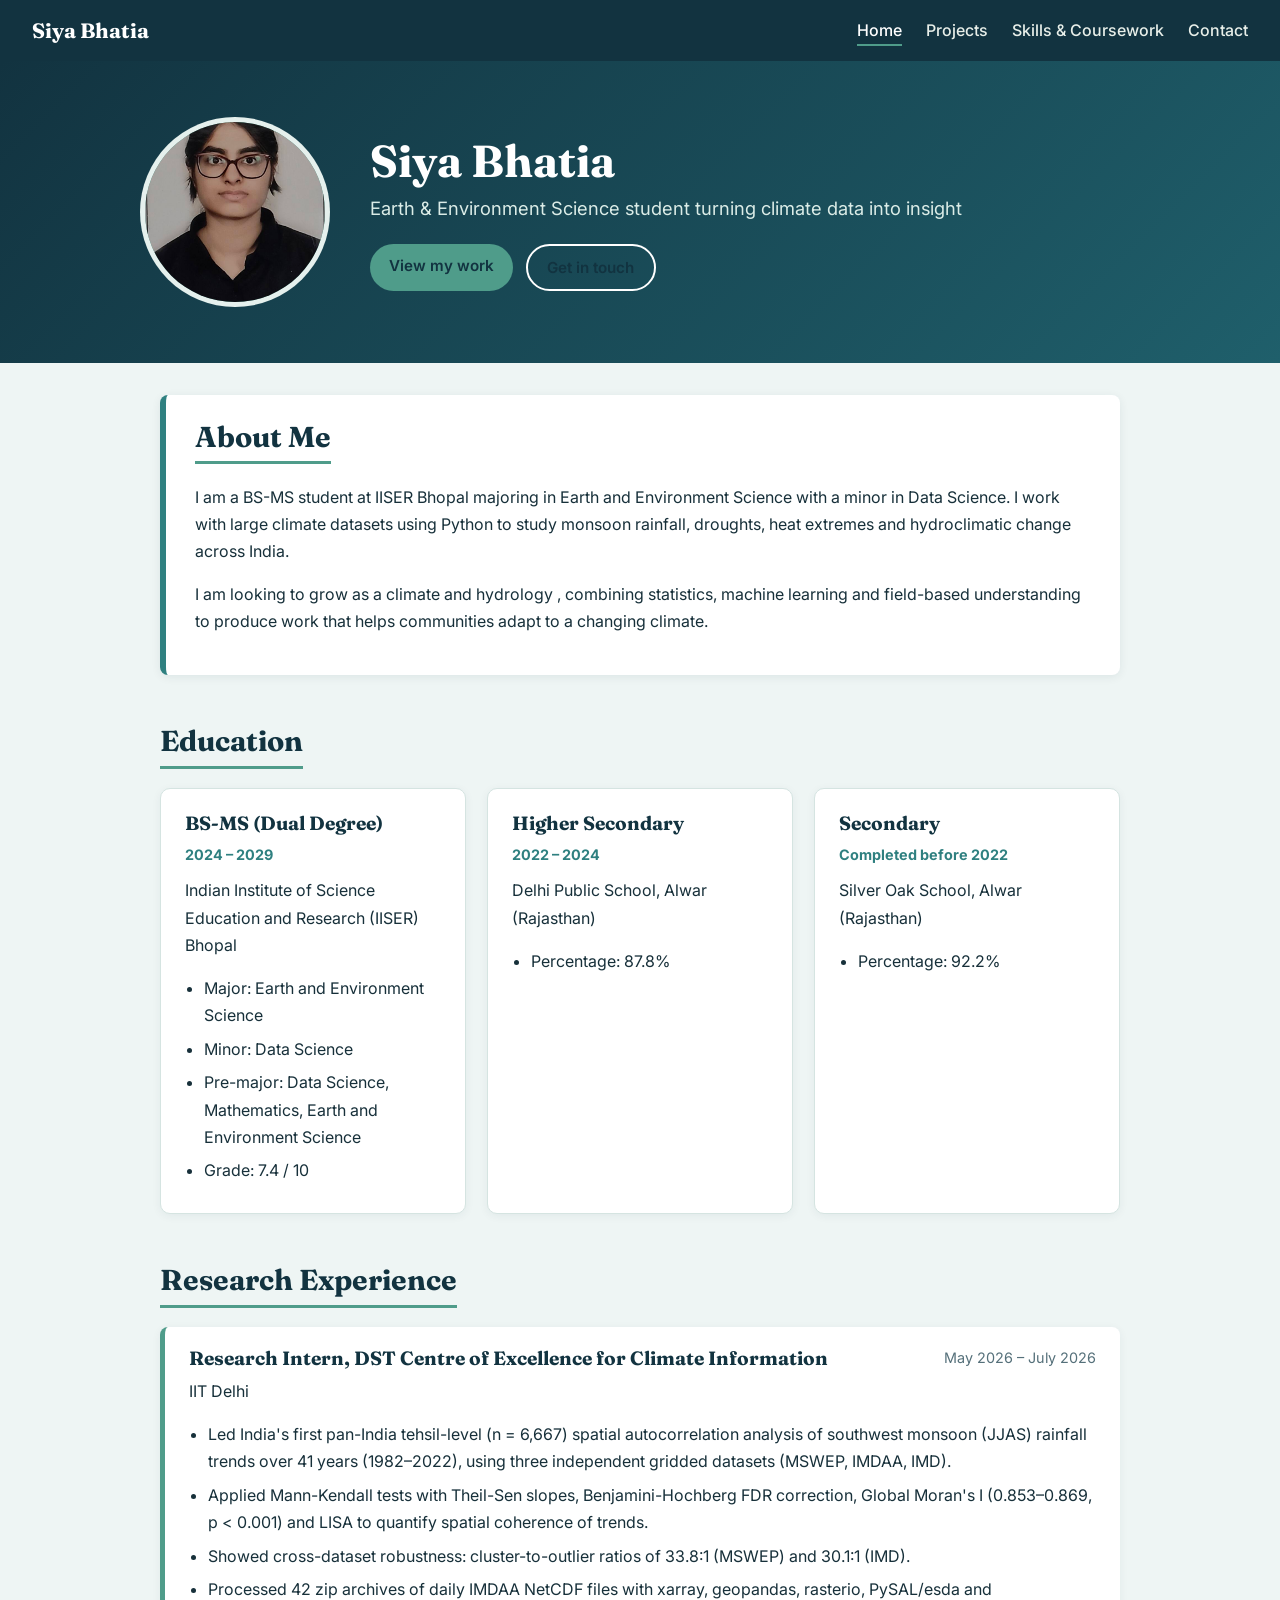
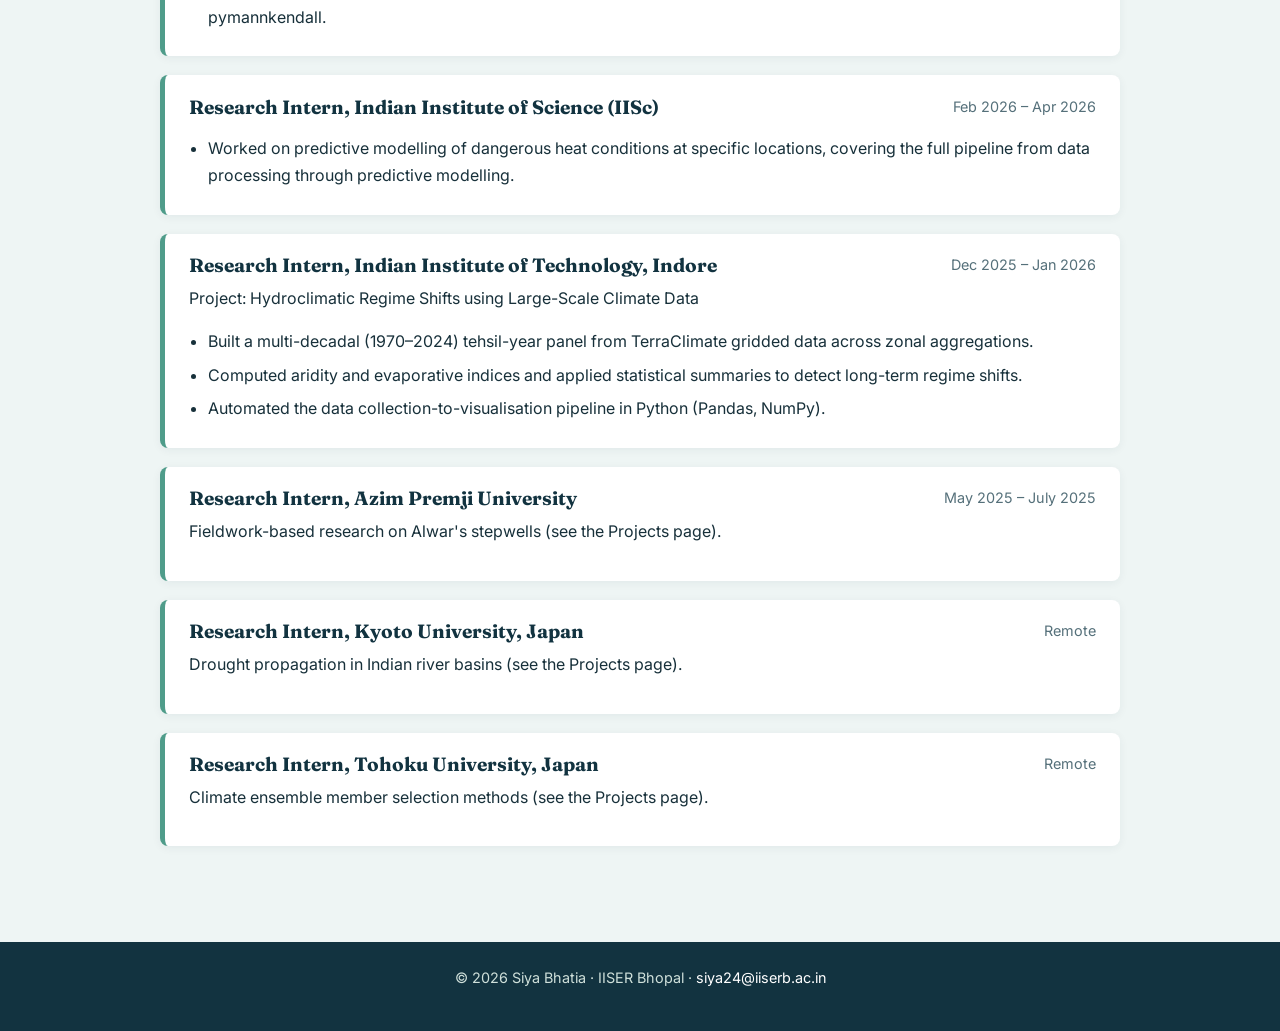
<file: index.html>
<!DOCTYPE html>
<html lang="en">
<head>
  <meta charset="UTF-8">
  <meta name="viewport" content="width=device-width, initial-scale=1.0">
  <meta name="description" content="Resume of Siya Bhatia, Earth and Environment Science student at IISER Bhopal.">
  <title>Siya Bhatia | Resume</title>
  <link rel="preconnect" href="https://fonts.googleapis.com">
  <link rel="preconnect" href="https://fonts.gstatic.com" crossorigin>
  <link href="https://fonts.googleapis.com/css2?family=Fraunces:wght@600;700&family=Inter:wght@400;500;600&display=swap" rel="stylesheet">
  <link rel="stylesheet" href="style.css">
</head>
<body>

  <nav>
    <span class="logo">Siya Bhatia</span>
    <ul>
      <li><a href="index.html" class="active">Home</a></li>
      <li><a href="projects.html">Projects</a></li>
      <li><a href="skills.html">Skills &amp; Coursework</a></li>
      <li><a href="contact.html">Contact</a></li>
    </ul>
  </nav>

  <header class="hero">
    <div class="hero-inner">
      <figure class="photo">
        SB
        <!-- Put your photo at images/photo.jpg -->
        <img src="images/IMG_20251115_113818 (1).jpg" alt="Portrait of Siya Bhatia" onerror="this.remove()">
      </figure>
      <div>
        <h1>Siya Bhatia</h1>
        <p class="tagline">Earth &amp; Environment Science student turning climate data into insight</p>
        <div class="hero-links">
          <a class="btn" href="projects.html">View my work</a>
          <a class="btn outline" href="contact.html">Get in touch</a>
        </div>
      </div>
    </div>
  </header>

  <main>
    <section id="summary">
      <h2>About Me</h2>
      <p>
        I am a BS-MS student at IISER Bhopal majoring in Earth and Environment Science with a minor in
        Data Science. I work with large climate datasets using Python to study monsoon rainfall,
        droughts, heat extremes and hydroclimatic change across India.
      </p>
      <p>
        I am looking to grow as a climate and hydrology , combining statistics, machine
        learning and field-based understanding to produce work that helps communities adapt to a
        changing climate.
      </p>
    </section>

    <section id="education">
      <h2>Education</h2>
      <div class="grid">
        <article class="card">
          <h3>BS-MS (Dual Degree)</h3>
          <p class="meta"><strong>2024 – 2029</strong></p>
          <p>Indian Institute of Science Education and Research (IISER) Bhopal</p>
          <ul>
            <li>Major: Earth and Environment Science</li>
            <li>Minor: Data Science</li>
            <li>Pre-major: Data Science, Mathematics, Earth and Environment Science</li>
            <li>Grade: 7.4 / 10</li>
          </ul>
        </article>
        <article class="card">
          <h3>Higher Secondary</h3>
          <p class="meta"><strong>2022 – 2024</strong></p>
          <p>Delhi Public School, Alwar (Rajasthan)</p>
          <ul><li>Percentage: 87.8%</li></ul>
        </article>
        <article class="card">
          <h3>Secondary</h3>
          <p class="meta"><strong>Completed before 2022</strong></p>
          <p>Silver Oak School, Alwar (Rajasthan)</p>
          <ul><li>Percentage: 92.2%</li></ul>
        </article>
      </div>
    </section>

    <section id="experience">
      <h2>Research Experience</h2>

      <article class="job">
        <header>
          <h3>Research Intern, DST Centre of Excellence for Climate Information</h3>
          <span class="date"><time datetime="2026-05">May 2026</time> – <time datetime="2026-07">July 2026</time></span>
        </header>
        <p class="meta">IIT Delhi</p>
        <ul>
          <li>Led India's first pan-India tehsil-level (n = 6,667) spatial autocorrelation analysis of southwest monsoon (JJAS) rainfall trends over 41 years (1982–2022), using three independent gridded datasets (MSWEP, IMDAA, IMD).</li>
          <li>Applied Mann-Kendall tests with Theil-Sen slopes, Benjamini-Hochberg FDR correction, Global Moran's I (0.853–0.869, p &lt; 0.001) and LISA to quantify spatial coherence of trends.</li>
          <li>Showed cross-dataset robustness: cluster-to-outlier ratios of 33.8:1 (MSWEP) and 30.1:1 (IMD).</li>
          <li>Processed 42 zip archives of daily IMDAA NetCDF files with xarray, geopandas, rasterio, PySAL/esda and pymannkendall.</li>
        </ul>
      </article>

      <article class="job">
        <header>
          <h3>Research Intern, Indian Institute of Science (IISc)</h3>
          <span class="date"><time datetime="2026-02">Feb 2026</time> – <time datetime="2026-04">Apr 2026</time></span>
        </header>
        <ul>
          <li>Worked on predictive modelling of dangerous heat conditions at specific locations, covering the full pipeline from data processing through predictive modelling.</li>
        </ul>
      </article>

      <article class="job">
        <header>
          <h3>Research Intern, Indian Institute of Technology, Indore</h3>
          <span class="date"><time datetime="2025-12">Dec 2025</time> – <time datetime="2026-01">Jan 2026</time></span>
        </header>
        <p class="meta">Project: Hydroclimatic Regime Shifts using Large-Scale Climate Data</p>
        <ul>
          <li>Built a multi-decadal (1970–2024) tehsil-year panel from TerraClimate gridded data across zonal aggregations.</li>
          <li>Computed aridity and evaporative indices and applied statistical summaries to detect long-term regime shifts.</li>
          <li>Automated the data collection-to-visualisation pipeline in Python (Pandas, NumPy).</li>
        </ul>
      </article>

      <article class="job">
        <header>
          <h3>Research Intern, Azim Premji University</h3>
          <span class="date"><time datetime="2025-05">May 2025</time> – <time datetime="2025-07">July 2025</time></span>
        </header>
        <p>Fieldwork-based research on Alwar's stepwells (see the Projects page).</p>
      </article>

      <article class="job">
        <header>
          <h3>Research Intern, Kyoto University, Japan</h3>
          <span class="date">Remote</span>
        </header>
        <p>Drought propagation in Indian river basins (see the Projects page).</p>
      </article>

      <article class="job">
        <header>
          <h3>Research Intern, Tohoku University, Japan</h3>
          <span class="date">Remote</span>
        </header>
        <p>Climate ensemble member selection methods (see the Projects page).</p>
      </article>
    </section>
  </main>

  <footer>
    <p>&copy; 2026 Siya Bhatia &middot; IISER Bhopal &middot; <a href="mailto:siya24@iiserb.ac.in">siya24@iiserb.ac.in</a></p>
  </footer>

</body>
</html>
</file>
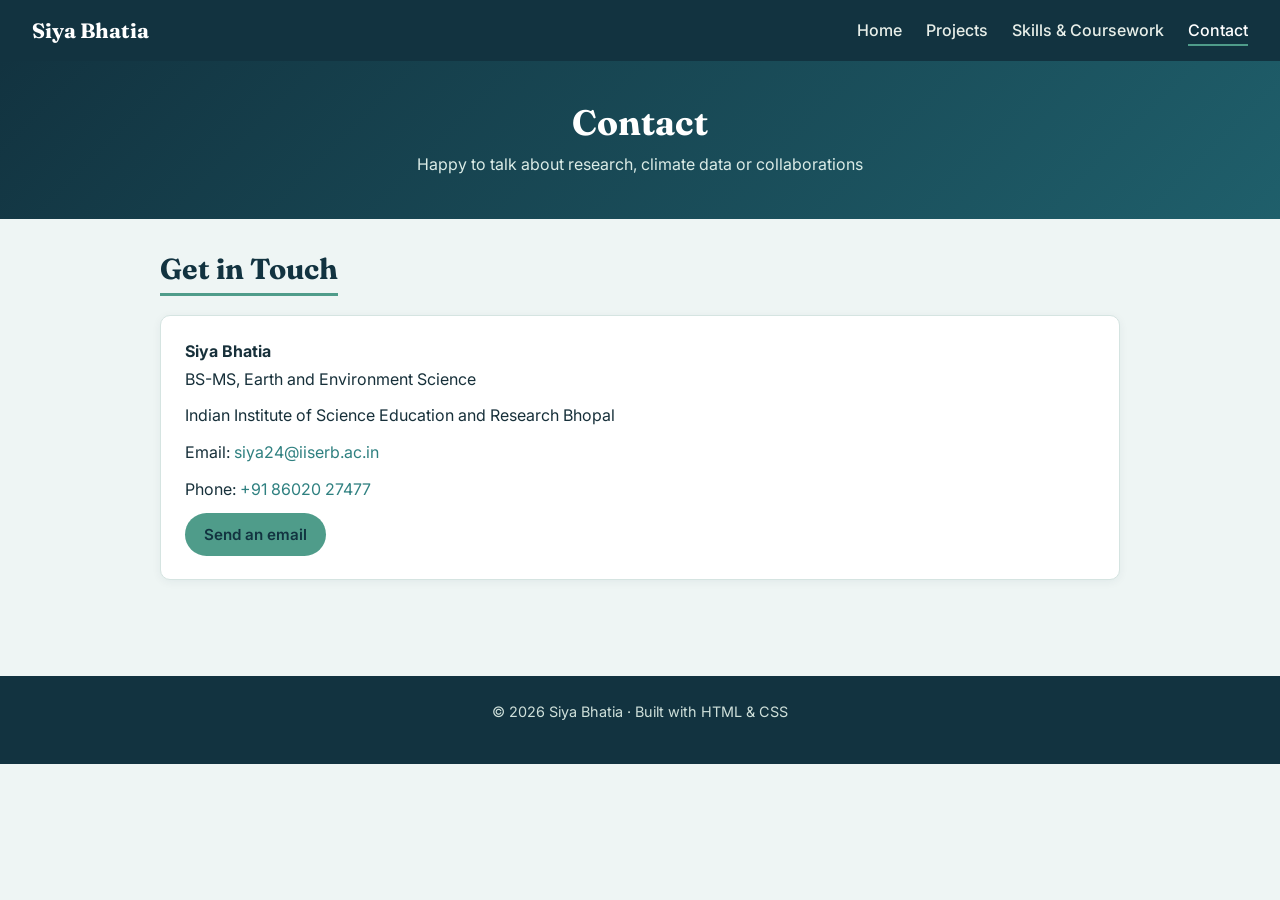
<file: contact.html>
<!DOCTYPE html>
<html lang="en">
<head>
  <meta charset="UTF-8">
  <meta name="viewport" content="width=device-width, initial-scale=1.0">
  <title>Contact | Siya Bhatia</title>
  <link rel="preconnect" href="https://fonts.googleapis.com">
  <link rel="preconnect" href="https://fonts.gstatic.com" crossorigin>
  <link href="https://fonts.googleapis.com/css2?family=Fraunces:wght@600;700&family=Inter:wght@400;500;600&display=swap" rel="stylesheet">
  <link rel="stylesheet" href="style.css">
</head>
<body>

  <nav>
    <span class="logo">Siya Bhatia</span>
    <ul>
      <li><a href="index.html">Home</a></li>
      <li><a href="projects.html">Projects</a></li>
      <li><a href="skills.html">Skills &amp; Coursework</a></li>
      <li><a href="contact.html" class="active">Contact</a></li>
    </ul>
  </nav>

  <header class="page-title">
    <h1>Contact</h1>
    <p>Happy to talk about research, climate data or collaborations</p>
  </header>

  <main>
    <section id="contact">
      <h2>Get in Touch</h2>
      <article class="card">
        <address>
          <p><strong>Siya Bhatia</strong><br>BS-MS, Earth and Environment Science</p>
          <p>Indian Institute of Science Education and Research Bhopal</p>
          <p>Email: <a href="mailto:siya24@iiserb.ac.in">siya24@iiserb.ac.in</a></p>
          <p>Phone: <a href="tel:+918602027477">+91 86020 27477</a></p>
        </address>
        <a class="btn" href="mailto:siya24@iiserb.ac.in">Send an email</a>
      </article>
    </section>
  </main>

  <footer>
    <p>&copy; 2026 Siya Bhatia &middot; Built with HTML &amp; CSS</p>
  </footer>

</body>
</html>
</file>
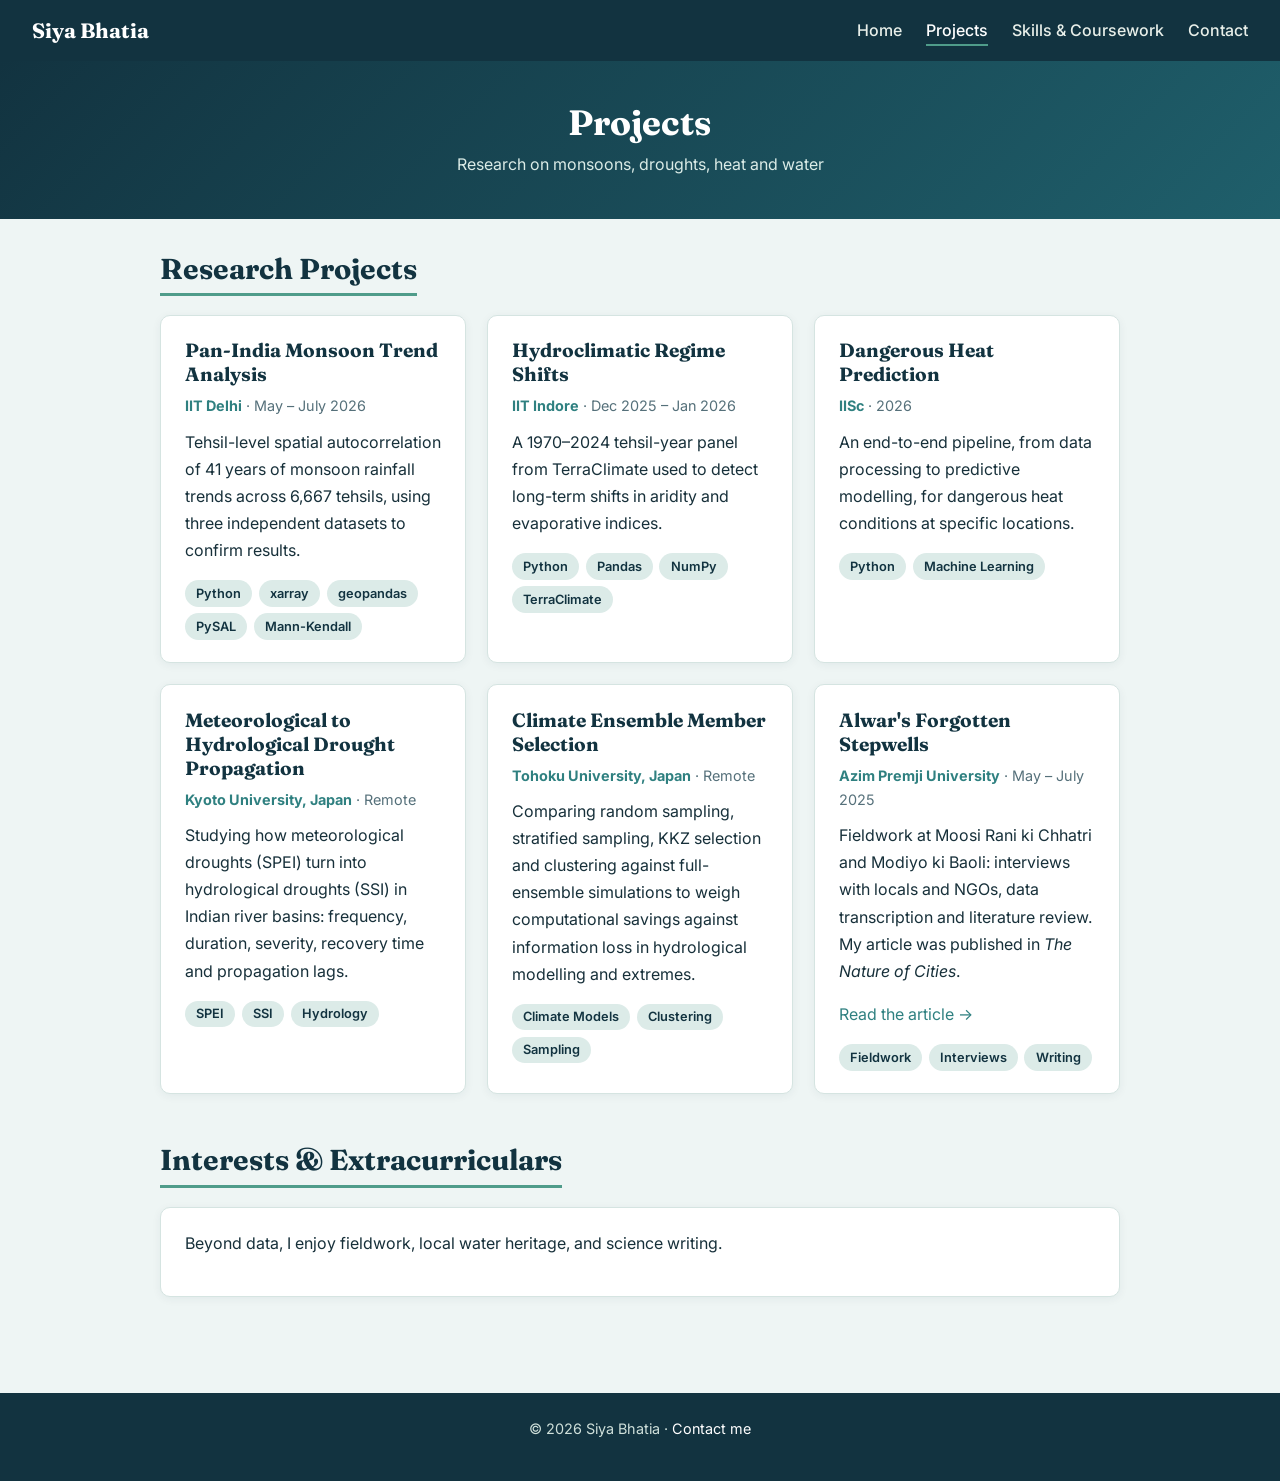
<file: projects.html>
<!DOCTYPE html>
<html lang="en">
<head>
  <meta charset="UTF-8">
  <meta name="viewport" content="width=device-width, initial-scale=1.0">
  <title>Projects | Siya Bhatia</title>
  <link rel="preconnect" href="https://fonts.googleapis.com">
  <link rel="preconnect" href="https://fonts.gstatic.com" crossorigin>
  <link href="https://fonts.googleapis.com/css2?family=Fraunces:wght@600;700&family=Inter:wght@400;500;600&display=swap" rel="stylesheet">
  <link rel="stylesheet" href="style.css">
</head>
<body>

  <nav>
    <span class="logo">Siya Bhatia</span>
    <ul>
      <li><a href="index.html">Home</a></li>
      <li><a href="projects.html" class="active">Projects</a></li>
      <li><a href="skills.html">Skills &amp; Coursework</a></li>
      <li><a href="contact.html">Contact</a></li>
    </ul>
  </nav>

  <header class="page-title">
    <h1>Projects</h1>
    <p>Research on monsoons, droughts, heat and water</p>
  </header>

  <main>
    <section id="research-projects">
      <h2>Research Projects</h2>
      <div class="grid">

        <article class="card">
          <h3>Pan-India Monsoon Trend Analysis</h3>
          <p class="meta"><strong>IIT Delhi</strong> &middot; May – July 2026</p>
          <p>Tehsil-level spatial autocorrelation of 41 years of monsoon rainfall trends across 6,667 tehsils, using three independent datasets to confirm results.</p>
          <ul class="tags">
            <li>Python</li><li>xarray</li><li>geopandas</li><li>PySAL</li><li>Mann-Kendall</li>
          </ul>
        </article>

        <article class="card">
          <h3>Hydroclimatic Regime Shifts</h3>
          <p class="meta"><strong>IIT Indore</strong> &middot; Dec 2025 – Jan 2026</p>
          <p>A 1970–2024 tehsil-year panel from TerraClimate used to detect long-term shifts in aridity and evaporative indices.</p>
          <ul class="tags">
            <li>Python</li><li>Pandas</li><li>NumPy</li><li>TerraClimate</li>
          </ul>
        </article>

        <article class="card">
          <h3>Dangerous Heat Prediction</h3>
          <p class="meta"><strong>IISc</strong> &middot; 2026</p>
          <p>An end-to-end pipeline, from data processing to predictive modelling, for dangerous heat conditions at specific locations.</p>
          <ul class="tags">
            <li>Python</li><li>Machine Learning</li>
          </ul>
        </article>

        <article class="card">
          <h3>Meteorological to Hydrological Drought Propagation</h3>
          <p class="meta"><strong>Kyoto University, Japan</strong> &middot; Remote</p>
          <p>Studying how meteorological droughts (SPEI) turn into hydrological droughts (SSI) in Indian river basins: frequency, duration, severity, recovery time and propagation lags.</p>
          <ul class="tags">
            <li>SPEI</li><li>SSI</li><li>Hydrology</li>
          </ul>
        </article>

        <article class="card">
          <h3>Climate Ensemble Member Selection</h3>
          <p class="meta"><strong>Tohoku University, Japan</strong> &middot; Remote</p>
          <p>Comparing random sampling, stratified sampling, KKZ selection and clustering against full-ensemble simulations to weigh computational savings against information loss in hydrological modelling and extremes.</p>
          <ul class="tags">
            <li>Climate Models</li><li>Clustering</li><li>Sampling</li>
          </ul>
        </article>

        <article class="card">
          <h3>Alwar's Forgotten Stepwells</h3>
          <p class="meta"><strong>Azim Premji University</strong> &middot; May – July 2025</p>
          <p>Fieldwork at Moosi Rani ki Chhatri and Modiyo ki Baoli: interviews with locals and NGOs, data transcription and literature review. My article was published in <em>The Nature of Cities</em>.</p>
          <p><a href="https://www.thenatureofcities.com/TNOC/2025/08/01/dust-water-memory-listening-to-alwars-forgotten-wells/" target="_blank" rel="noopener">Read the article &rarr;</a></p>
          <ul class="tags">
            <li>Fieldwork</li><li>Interviews</li><li>Writing</li>
          </ul>
        </article>

      </div>
    </section>

    <section id="extracurricular">
      <h2>Interests &amp; Extracurriculars</h2>
      <article class="card">
        <p>Beyond data, I enjoy fieldwork, local water heritage, and science writing. <!-- Add your own hobbies here --></p>
      </article>
    </section>
  </main>

  <footer>
    <p>&copy; 2026 Siya Bhatia &middot; <a href="contact.html">Contact me</a></p>
  </footer>

</body>
</html>
</file>
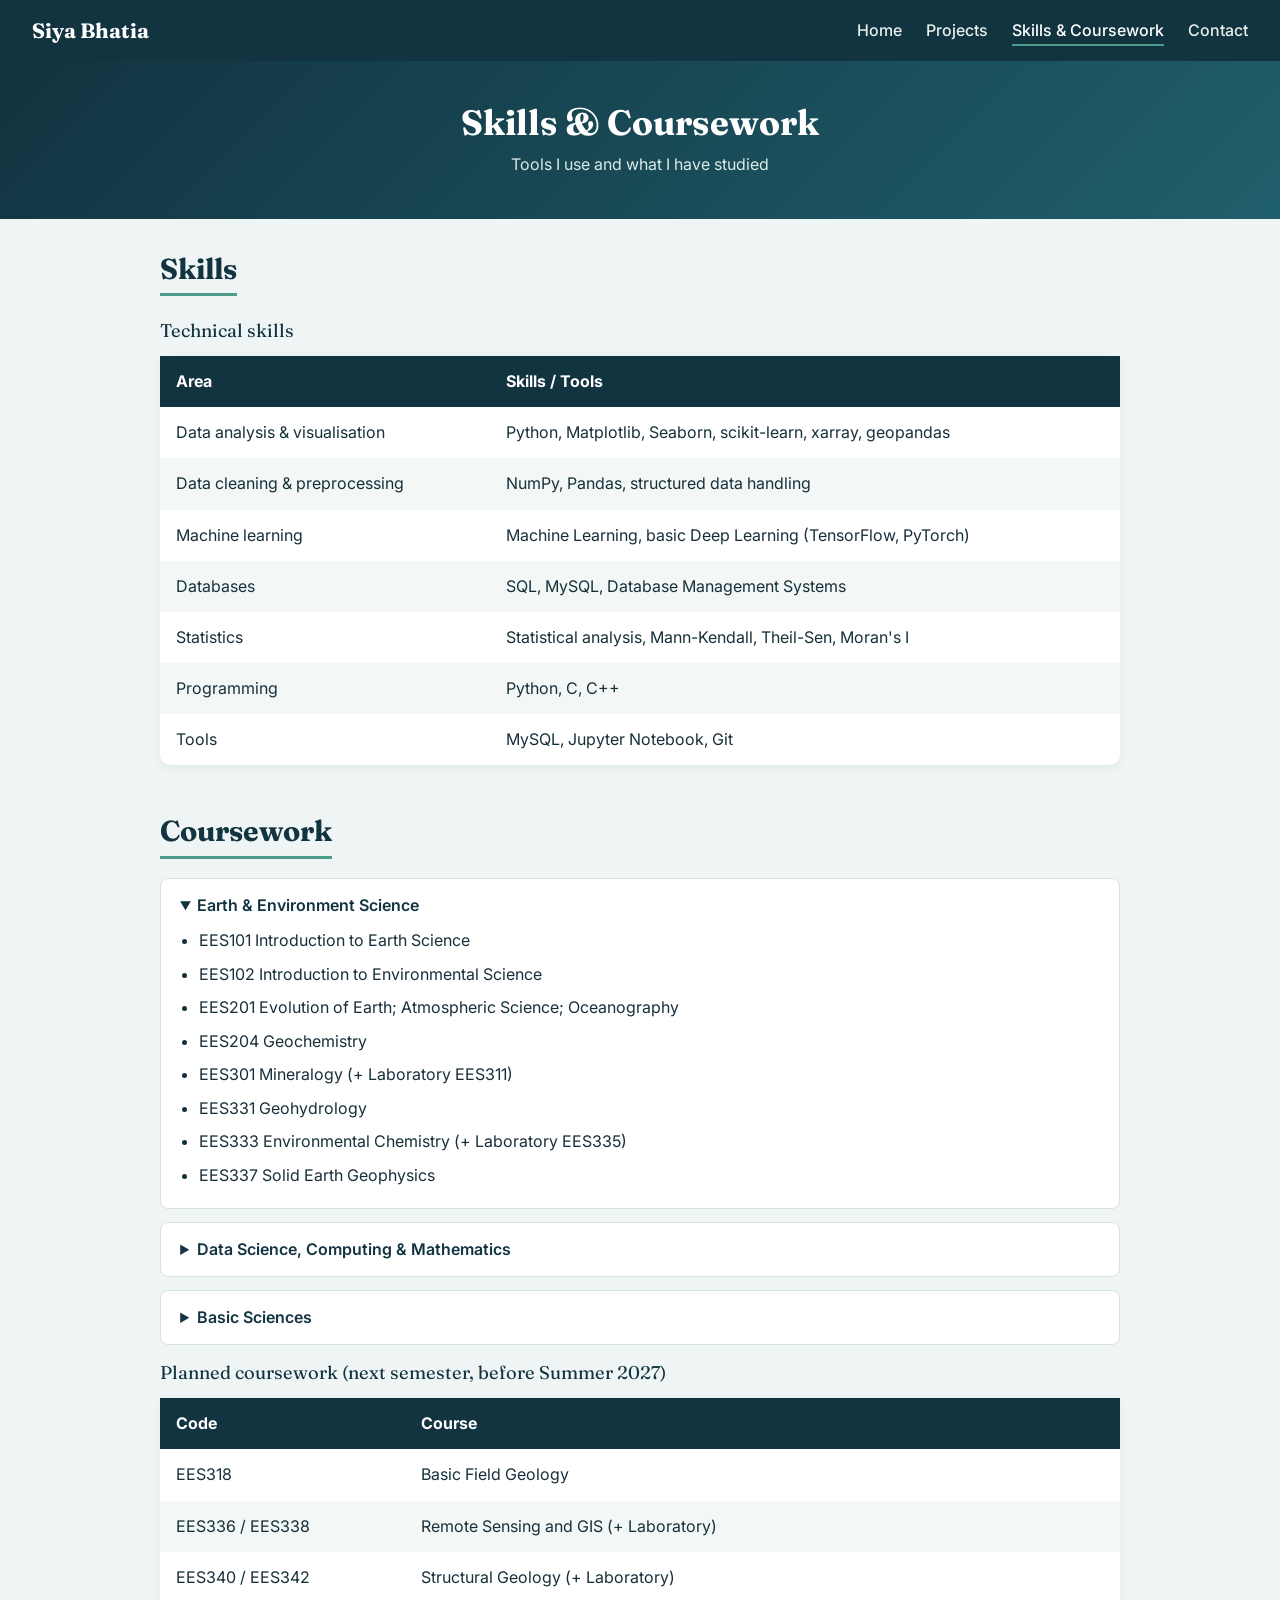
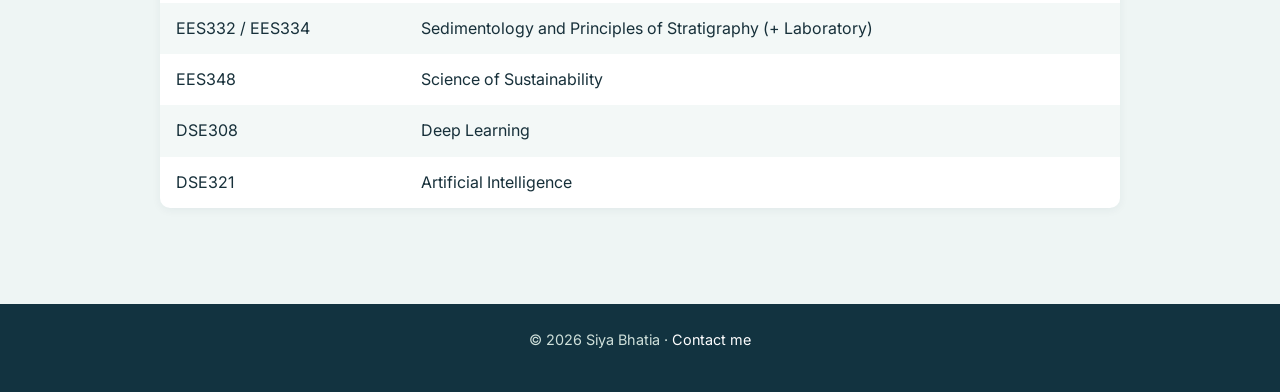
<file: skills.html>
<!DOCTYPE html>
<html lang="en">
<head>
  <meta charset="UTF-8">
  <meta name="viewport" content="width=device-width, initial-scale=1.0">
  <title>Skills &amp; Coursework | Siya Bhatia</title>
  <link rel="preconnect" href="https://fonts.googleapis.com">
  <link rel="preconnect" href="https://fonts.gstatic.com" crossorigin>
  <link href="https://fonts.googleapis.com/css2?family=Fraunces:wght@600;700&family=Inter:wght@400;500;600&display=swap" rel="stylesheet">
  <link rel="stylesheet" href="style.css">
</head>
<body>

  <nav>
    <span class="logo">Siya Bhatia</span>
    <ul>
      <li><a href="index.html">Home</a></li>
      <li><a href="projects.html">Projects</a></li>
      <li><a href="skills.html" class="active">Skills &amp; Coursework</a></li>
      <li><a href="contact.html">Contact</a></li>
    </ul>
  </nav>

  <header class="page-title">
    <h1>Skills &amp; Coursework</h1>
    <p>Tools I use and what I have studied</p>
  </header>

  <main>
    <section id="skills">
      <h2>Skills</h2>
      <table>
        <caption>Technical skills</caption>
        <thead>
          <tr><th>Area</th><th>Skills / Tools</th></tr>
        </thead>
        <tbody>
          <tr><td>Data analysis &amp; visualisation</td><td>Python, Matplotlib, Seaborn, scikit-learn, xarray, geopandas</td></tr>
          <tr><td>Data cleaning &amp; preprocessing</td><td>NumPy, Pandas, structured data handling</td></tr>
          <tr><td>Machine learning</td><td>Machine Learning, basic Deep Learning (TensorFlow, PyTorch)</td></tr>
          <tr><td>Databases</td><td>SQL, MySQL, Database Management Systems</td></tr>
          <tr><td>Statistics</td><td>Statistical analysis, Mann-Kendall, Theil-Sen, Moran's I</td></tr>
          <tr><td>Programming</td><td>Python, C, C++</td></tr>
          <tr><td>Tools</td><td>MySQL, Jupyter Notebook, Git</td></tr>
        </tbody>
      </table>
    </section>

    <section id="coursework">
      <h2>Coursework</h2>

      <details open>
        <summary>Earth &amp; Environment Science</summary>
        <ul>
          <li>EES101 Introduction to Earth Science</li>
          <li>EES102 Introduction to Environmental Science</li>
          <li>EES201 Evolution of Earth; Atmospheric Science; Oceanography</li>
          <li>EES204 Geochemistry</li>
          <li>EES301 Mineralogy (+ Laboratory EES311)</li>
          <li>EES331 Geohydrology</li>
          <li>EES333 Environmental Chemistry (+ Laboratory EES335)</li>
          <li>EES337 Solid Earth Geophysics</li>
        </ul>
      </details>

      <details>
        <summary>Data Science, Computing &amp; Mathematics</summary>
        <ul>
          <li>DSE317 Machine Learning</li>
          <li>ECS102 Introduction to Programming</li>
          <li>ECS201 Discrete Mathematics</li>
          <li>ECS202 Data Structures and Algorithms</li>
          <li>ECS204 Signals and Systems</li>
          <li>ECO201 Econometrics</li>
          <li>MTH101 Linear Algebra; MTH102 Calculus of One Variable; MTH201 Multivariable Calculus</li>
          <li>MTH202 Probability and Statistics; MTH203 Groups and Symmetry; MTH204 Complex Variables</li>
        </ul>
      </details>

      <details>
        <summary>Basic Sciences</summary>
        <ul>
          <li>BIO101 Biomolecules; BIO102 Fundamentals of Cell Biology; BIO103 General Biology Laboratory</li>
          <li>CHM101 General Chemistry; CHM112 Basic Organic Chemistry I; CHM114 Chemistry Laboratory I</li>
          <li>PHY101 Mechanics; PHY103 General Physics Laboratory I; PHY106 Quantum Physics</li>
        </ul>
      </details>

      <table>
        <caption>Planned coursework (next semester, before Summer 2027)</caption>
        <thead>
          <tr><th>Code</th><th>Course</th></tr>
        </thead>
        <tbody>
          <tr><td>EES318</td><td>Basic Field Geology</td></tr>
          <tr><td>EES336 / EES338</td><td>Remote Sensing and GIS (+ Laboratory)</td></tr>
          <tr><td>EES340 / EES342</td><td>Structural Geology (+ Laboratory)</td></tr>
          <tr><td>EES332 / EES334</td><td>Sedimentology and Principles of Stratigraphy (+ Laboratory)</td></tr>
          <tr><td>EES348</td><td>Science of Sustainability</td></tr>
          <tr><td>DSE308</td><td>Deep Learning</td></tr>
          <tr><td>DSE321</td><td>Artificial Intelligence</td></tr>
        </tbody>
      </table>
    </section>
  </main>

  <footer>
    <p>&copy; 2026 Siya Bhatia &middot; <a href="contact.html">Contact me</a></p>
  </footer>

</body>
</html>
</file>
<file: style.css>
/* ============ Siya Bhatia – Resume Website ============ */

/* ---------- Colour palette & fonts (CSS variables) ---------- */
:root {
  /* Palette: five teal shades (light to dark) + a pale tint for the page background */
  --light: #4f9c8a;
  --teal: #2f8080;
  --mid: #1f5f6b;
  --dark: #164555;
  --deep: #123340;
  --light-hover: #6bb5a3;
  --bg: #eef5f4;
  --ink: #17303a;
  --muted: #55707a;
  --card: #ffffff;
  --line: #d5e4e1;
  --font-head: "Fraunces", Georgia, serif;
  --font-body: "Inter", Arial, sans-serif;
}

/* ---------- Element selectors (base styles) ---------- */
* { box-sizing: border-box; }

body {
  margin: 0;
  font-family: var(--font-body);
  font-size: 1rem;
  line-height: 1.7;
  color: var(--ink);
  background: var(--bg);
}

h1, h2, h3 {
  font-family: var(--font-head);
  color: var(--deep);
  line-height: 1.25;
  margin: 0 0 0.5rem;
}
h1 { font-size: 2.8rem; }
h2 { font-size: 1.8rem; }
h3 { font-size: 1.2rem; }

p { margin: 0 0 1rem; }
a { color: var(--teal); text-decoration: none; }
a:hover { color: var(--mid); text-decoration: underline; }
ul { padding-left: 1.2rem; margin: 0.5rem 0 0; }
li { margin-bottom: 0.4rem; }

main {
  max-width: 1000px;
  margin: 0 auto;
  padding: 2rem 1.25rem 3rem;
}

/* ---------- Navigation bar (flexbox + sticky positioning) ---------- */
nav {
  position: sticky;
  top: 0;
  z-index: 100;
  display: flex;
  justify-content: space-between;
  align-items: center;
  padding: 0.8rem 2rem;
  background: var(--deep);
}
nav .logo {
  font-family: var(--font-head);
  font-size: 1.3rem;
  color: #fff;
  font-weight: 700;
}
nav ul {
  display: flex;
  gap: 1.5rem;
  list-style: none;
  margin: 0;
  padding: 0;
}
nav li { margin: 0; }
nav a {
  color: #e8efe9;
  font-weight: 500;
  padding-bottom: 4px;
}
nav a:hover { color: #fff; text-decoration: none; border-bottom: 2px solid var(--light); }
nav a.active { color: #fff; border-bottom: 2px solid var(--light); }

/* ---------- Header / hero ---------- */
header.hero {
  background: linear-gradient(135deg, var(--deep), var(--mid));
  color: #fff;
  padding: 3.5rem 1.5rem;
}
.hero-inner {
  max-width: 1000px;
  margin: 0 auto;
  display: flex;
  align-items: center;
  gap: 2.5rem;
}
header.hero h1 { color: #fff; margin-bottom: 0.3rem; }
.tagline {
  font-size: 1.15rem;
  color: #dbece7;
  margin-bottom: 1.2rem;
}
.hero-links { display: flex; gap: 0.8rem; flex-wrap: wrap; }

/* Photo: figure is the positioned parent; initials sit behind the image */
.photo {
  position: relative;
  flex: 0 0 190px;
  height: 190px;
  margin: 0;
  border-radius: 50%;
  border: 5px solid rgba(255, 255, 255, 0.85);
  background: var(--light);
  overflow: hidden;
  display: flex;
  align-items: center;
  justify-content: center;
  font-family: var(--font-head);
  font-size: 3.2rem;
  color: #fff;
}
.photo img {
  position: absolute;
  inset: 0;
  width: 100%;
  height: 100%;
  object-fit: cover;
}

/* Page title banner for inner pages */
header.page-title {
  background: linear-gradient(135deg, var(--deep), var(--mid));
  color: #fff;
  text-align: center;
  padding: 2.5rem 1rem;
}
header.page-title h1 { color: #fff; font-size: 2.2rem; margin: 0; }
header.page-title p { margin: 0.4rem 0 0; color: #dbece7; }

/* ---------- Buttons (class selectors) ---------- */
.btn {
  display: inline-block;
  padding: 0.55rem 1.2rem;
  border-radius: 999px;
  background: var(--light);
  color: var(--deep);
  font-weight: 600;
  font-size: 0.95rem;
}
.btn:hover { background: var(--light-hover); color: var(--deep); text-decoration: none; }
.btn.outline { background: transparent; border: 2px solid #fff; }
.btn.outline:hover { background: rgba(255, 255, 255, 0.15); }

/* ---------- Sections ---------- */
section { margin-bottom: 3rem; }
section > h2 {
  padding-bottom: 0.4rem;
  margin-bottom: 1.2rem;
  border-bottom: 3px solid var(--light);
  display: inline-block;
}

/* ID selector: summary box */
#summary {
  background: var(--card);
  border-left: 6px solid var(--teal);
  border-radius: 8px;
  padding: 1.5rem 1.8rem;
  box-shadow: 0 2px 10px rgba(18, 51, 64, 0.08);
}

/* ---------- Cards (grid layout) ---------- */
.grid {
  display: grid;
  grid-template-columns: repeat(auto-fit, minmax(290px, 1fr));
  gap: 1.3rem;
}
.card {
  background: var(--card);
  border: 1px solid var(--line);
  border-radius: 10px;
  padding: 1.4rem 1.5rem;
  box-shadow: 0 2px 10px rgba(18, 51, 64, 0.06);
  transition: transform 0.2s, box-shadow 0.2s;
}
.card:hover {
  transform: translateY(-4px);
  box-shadow: 0 8px 20px rgba(18, 51, 64, 0.14);
}
.card .meta {
  color: var(--muted);
  font-size: 0.9rem;
  margin-bottom: 0.6rem;
}
.card .meta strong { color: var(--teal); }

/* Experience timeline items */
article.job {
  background: var(--card);
  border-left: 5px solid var(--light);
  border-radius: 8px;
  padding: 1.2rem 1.5rem;
  margin-bottom: 1.2rem;
  box-shadow: 0 2px 10px rgba(18, 51, 64, 0.06);
}
article.job header {
  display: flex;
  justify-content: space-between;
  flex-wrap: wrap;
  gap: 0.3rem;
}
article.job .date { color: var(--muted); font-size: 0.9rem; }

/* Tech tags */
.tags { list-style: none; padding: 0; display: flex; flex-wrap: wrap; gap: 0.4rem; margin-top: 0.8rem; }
.tags li {
  margin: 0;
  padding: 0.15rem 0.7rem;
  background: #dcebe8;
  color: var(--deep);
  border-radius: 999px;
  font-size: 0.8rem;
  font-weight: 600;
}

/* ---------- Tables ---------- */
table {
  width: 100%;
  border-collapse: collapse;
  background: var(--card);
  border-radius: 10px;
  overflow: hidden;
  box-shadow: 0 2px 10px rgba(18, 51, 64, 0.06);
  margin-bottom: 1rem;
}
caption {
  text-align: left;
  font-family: var(--font-head);
  font-size: 1.15rem;
  color: var(--deep);
  padding: 0 0 0.6rem;
}
th, td { padding: 0.75rem 1rem; text-align: left; }
thead th { background: var(--deep); color: #fff; }
tbody tr:nth-child(even) { background: #f3f8f7; }
tbody tr:hover { background: #dcebe8; }

/* ---------- Details / summary (coursework) ---------- */
details {
  background: var(--card);
  border: 1px solid var(--line);
  border-radius: 8px;
  padding: 0.8rem 1.2rem;
  margin-bottom: 0.8rem;
}
summary { cursor: pointer; font-weight: 600; color: var(--deep); }

/* ---------- Contact ---------- */
address { font-style: normal; }
address p { margin-bottom: 0.6rem; }

/* ---------- Footer ---------- */
footer {
  background: var(--deep);
  color: #cfe0da;
  text-align: center;
  padding: 1.5rem 1rem;
  font-size: 0.9rem;
}
footer a { color: #fff; }

/* ---------- Responsive ---------- */
@media (max-width: 720px) {
  nav { flex-direction: column; gap: 0.6rem; padding: 0.8rem 1rem; }
  nav ul { gap: 1rem; flex-wrap: wrap; justify-content: center; }
  .hero-inner { flex-direction: column; text-align: center; }
  .hero-links { justify-content: center; }
  h1 { font-size: 2.1rem; }
}
</file>
